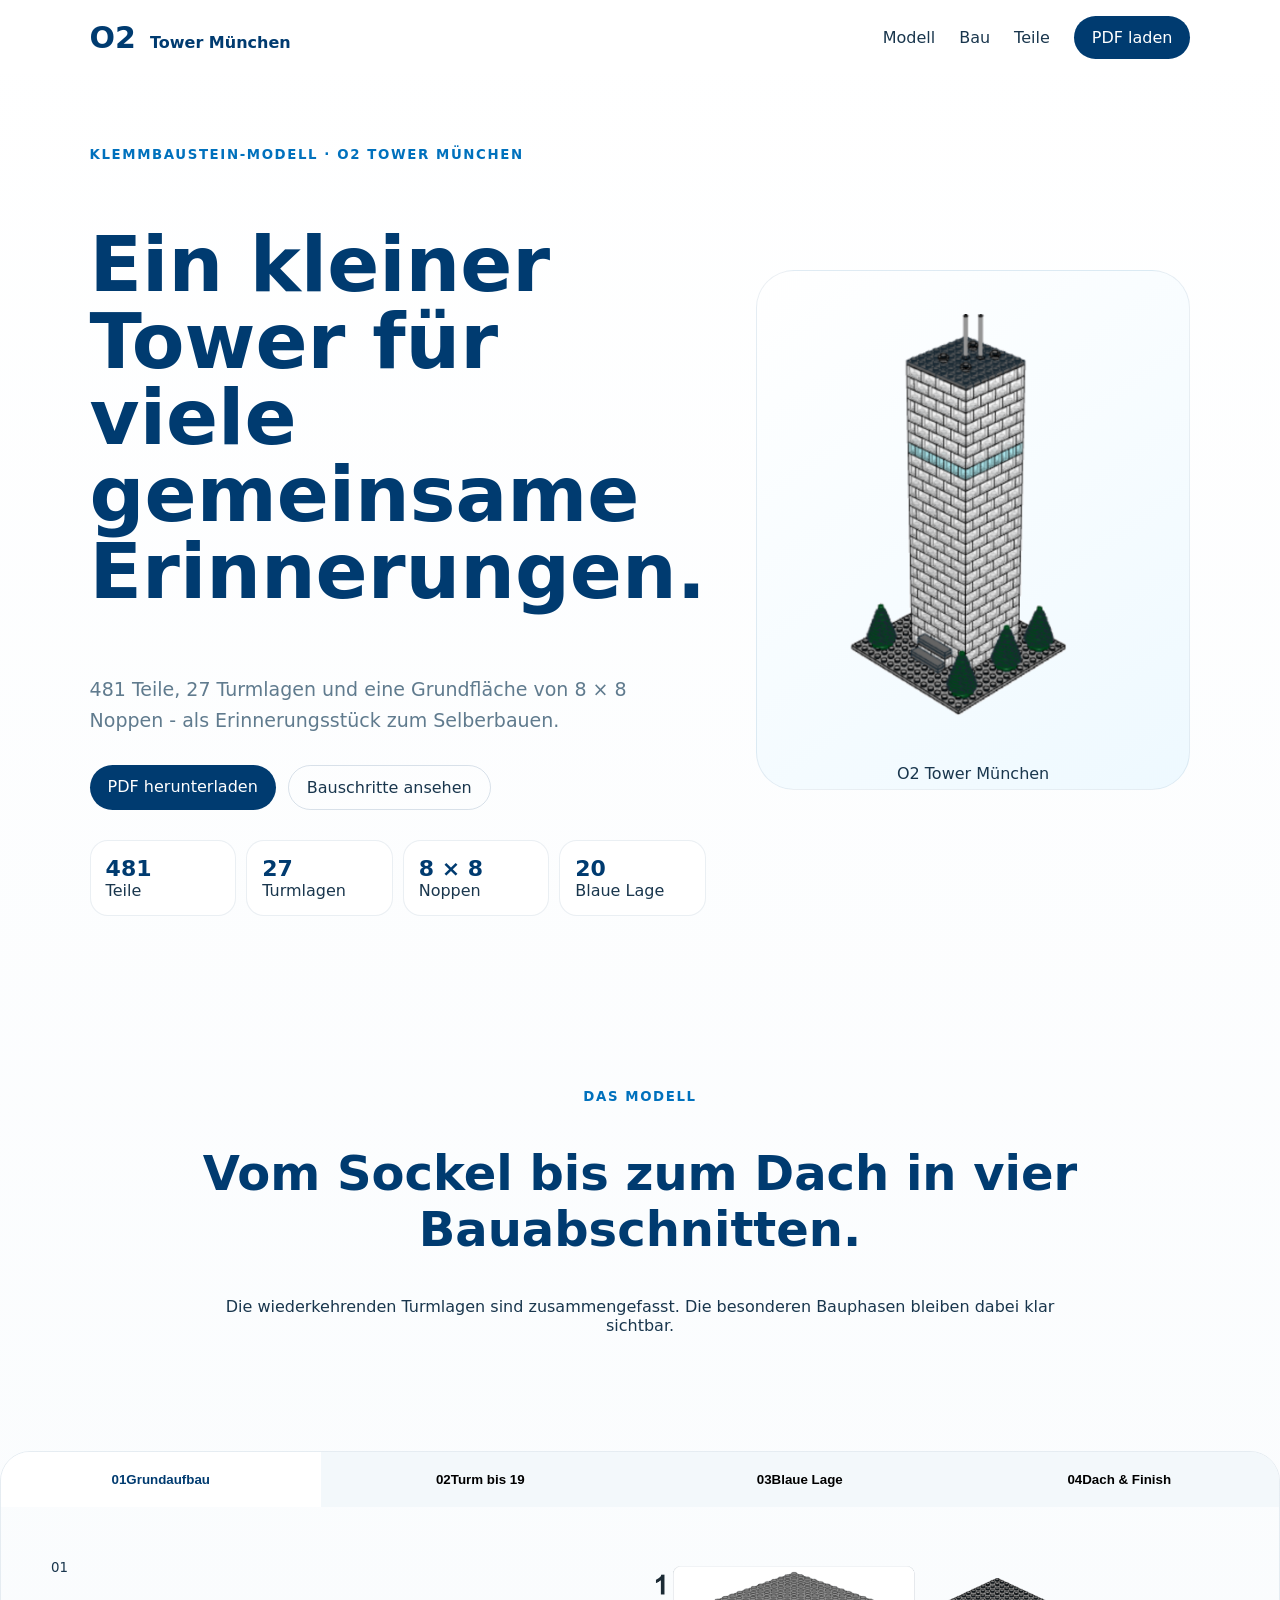
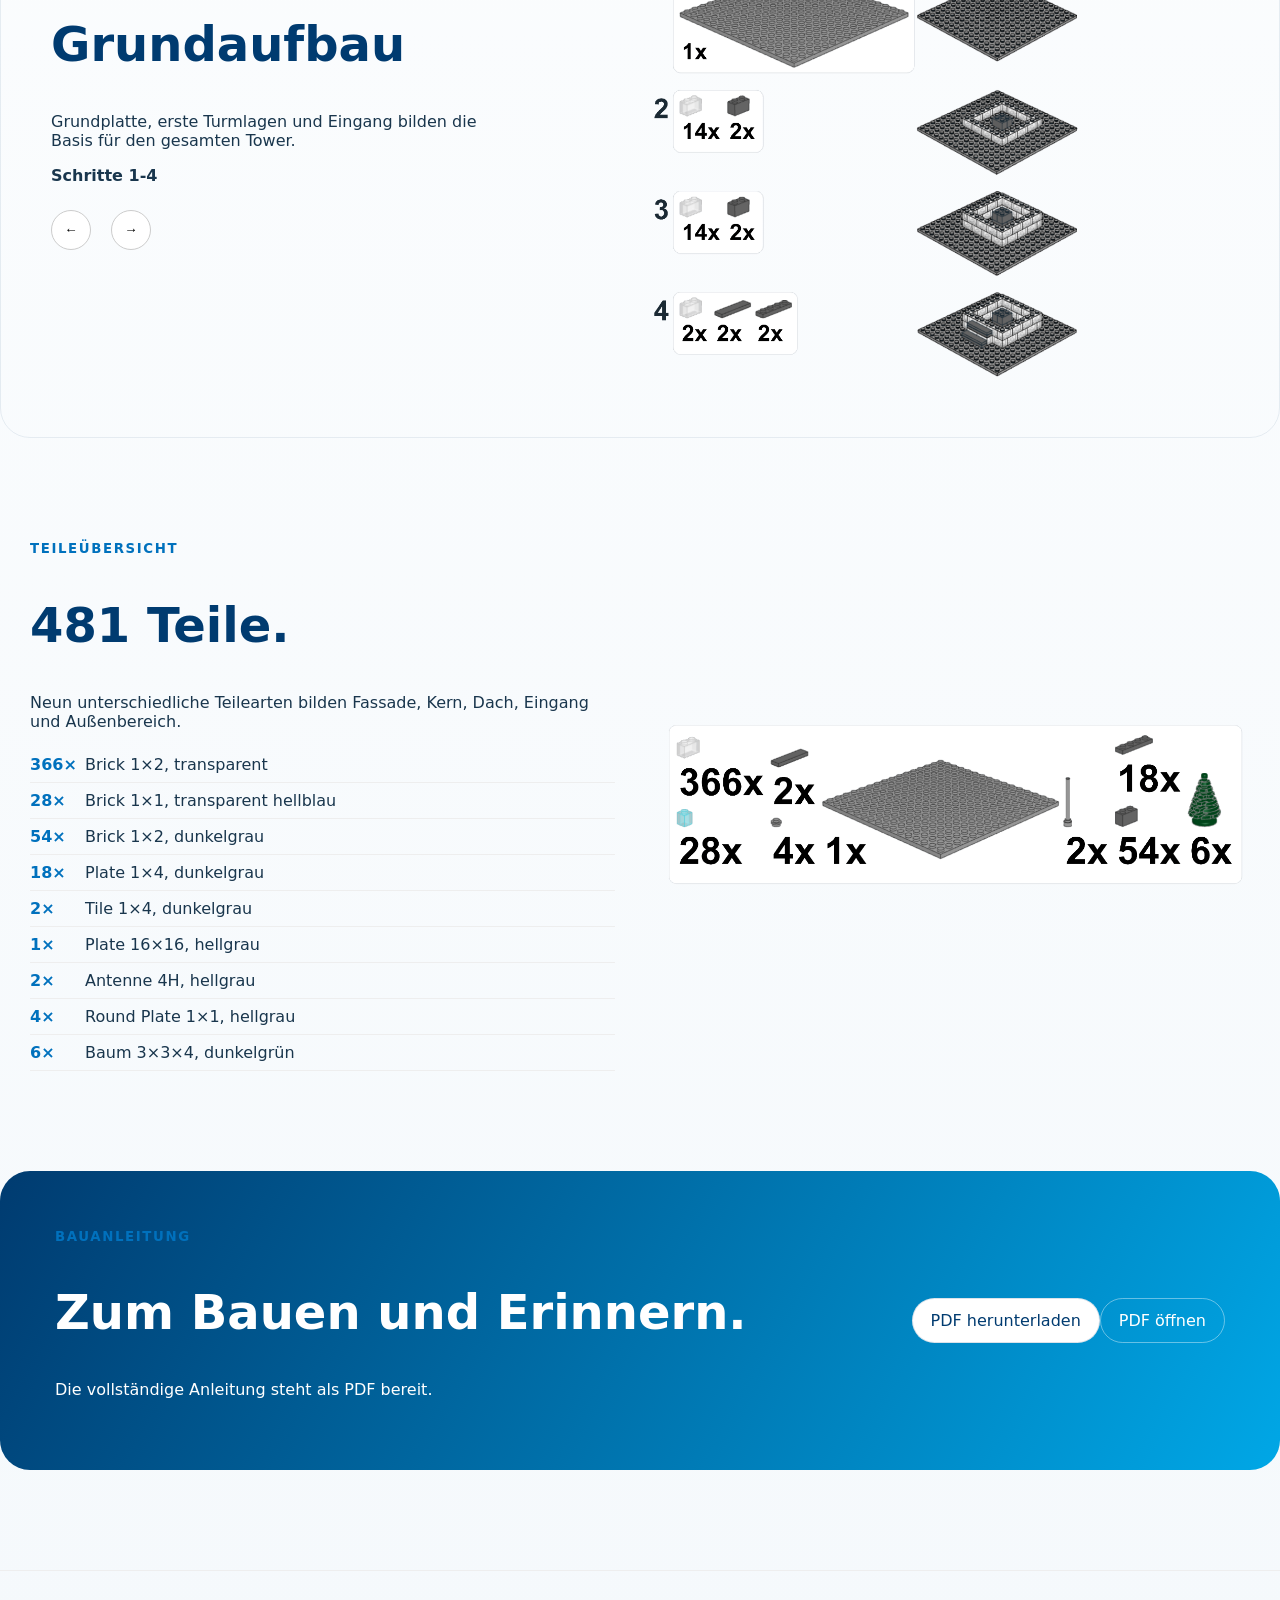
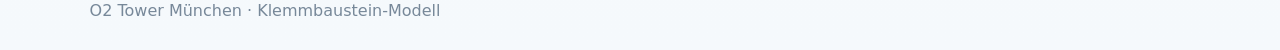
<file: index.html>
<!doctype html><html lang="de"><head><meta charset="utf-8"><meta name="viewport" content="width=device-width,initial-scale=1"><meta name="theme-color" content="#003b70"><title>O2 Tower München · Klemmbaustein-Modell</title><meta name="description" content="Interaktive Bauanleitung für das O2 Tower München Klemmbaustein-Modell."><link rel="stylesheet" href="styles.css"></head><body><div class="orb o1"></div><div class="orb o2"></div><header class="topbar"><a class="brand" href="#top"><b>O<span>2</span></b><em>Tower München</em></a><nav><a href="#modell">Modell</a><a href="#bau">Bau</a><a href="#teile">Teile</a><a class="pill" href="O2_Tower_Muenchen_Bauanleitung.pdf" download>PDF laden</a></nav></header><main id="top"><section class="hero" id="modell"><div class="copy reveal"><small>KLEMMBAUSTEIN-MODELL · O2 TOWER MÜNCHEN</small><h1>Ein kleiner Tower für viele gemeinsame Erinnerungen.</h1><p>481 Teile, 27 Turmlagen und eine Grundfläche von 8 × 8 Noppen - als Erinnerungsstück zum Selberbauen.</p><div class="actions"><a class="primary" href="O2_Tower_Muenchen_Bauanleitung.pdf" download>PDF herunterladen</a><a class="secondary" href="#bau">Bauschritte ansehen</a></div><div class="stats"><div><b>481</b><span>Teile</span></div><div><b>27</b><span>Turmlagen</span></div><div><b>8 × 8</b><span>Noppen</span></div><div><b>20</b><span>Blaue Lage</span></div></div></div><div class="visual reveal"><div class="tower tilt"><i></i><img src="assets/tower.png" alt="Fertiges Klemmbaustein-Modell des O2 Tower München"><label>O2 Tower München</label></div></div></section><section class="intro reveal"><small>DAS MODELL</small><h2>Vom Sockel bis zum Dach in vier Bauabschnitten.</h2><p>Die wiederkehrenden Turmlagen sind zusammengefasst. Die besonderen Bauphasen bleiben dabei klar sichtbar.</p></section><section id="bau" class="build reveal"><div class="tabs"><button class="active" data-i="0"><span>01</span>Grundaufbau</button><button data-i="1"><span>02</span>Turm bis 19</button><button data-i="2"><span>03</span>Blaue Lage</button><button data-i="3"><span>04</span>Dach & Finish</button></div><div class="stage"><div class="stagecopy"><small id="num">01</small><h2 id="title">Grundaufbau</h2><p id="text">Grundplatte, erste Turmlagen und Eingang bilden die Basis für den gesamten Tower.</p><strong id="meta">Schritte 1-4</strong><div class="controls"><button id="prev">←</button><div id="dots"></div><button id="next">→</button></div></div><div class="stageimg"><img id="stageimg" src="assets/steps-1-4.png" alt="Grundaufbau"></div></div></section><section id="teile" class="parts reveal"><div class="partcopy"><small>TEILEÜBERSICHT</small><h2>481 Teile.</h2><p>Neun unterschiedliche Teilearten bilden Fassade, Kern, Dach, Eingang und Außenbereich.</p><div class="list"><div><b>366×</b><span>Brick 1×2, transparent</span></div><div><b>28×</b><span>Brick 1×1, transparent hellblau</span></div><div><b>54×</b><span>Brick 1×2, dunkelgrau</span></div><div><b>18×</b><span>Plate 1×4, dunkelgrau</span></div><div><b>2×</b><span>Tile 1×4, dunkelgrau</span></div><div><b>1×</b><span>Plate 16×16, hellgrau</span></div><div><b>2×</b><span>Antenne 4H, hellgrau</span></div><div><b>4×</b><span>Round Plate 1×1, hellgrau</span></div><div><b>6×</b><span>Baum 3×3×4, dunkelgrün</span></div></div></div><div class="partimg"><img src="assets/parts.png" alt="Teileübersicht des O2 Tower München Klemmbaustein-Modells"></div></section><section class="download reveal"><div><small>BAUANLEITUNG</small><h2>Zum Bauen und Erinnern.</h2><p>Die vollständige Anleitung steht als PDF bereit.</p></div><div><a class="white" href="O2_Tower_Muenchen_Bauanleitung.pdf" download>PDF herunterladen</a><a class="ghost" href="O2_Tower_Muenchen_Bauanleitung.pdf" target="_blank">PDF öffnen</a></div></section></main><footer><span>O2 Tower München · Klemmbaustein-Modell</span></footer><script src="app.js"></script></body></html>
</file>
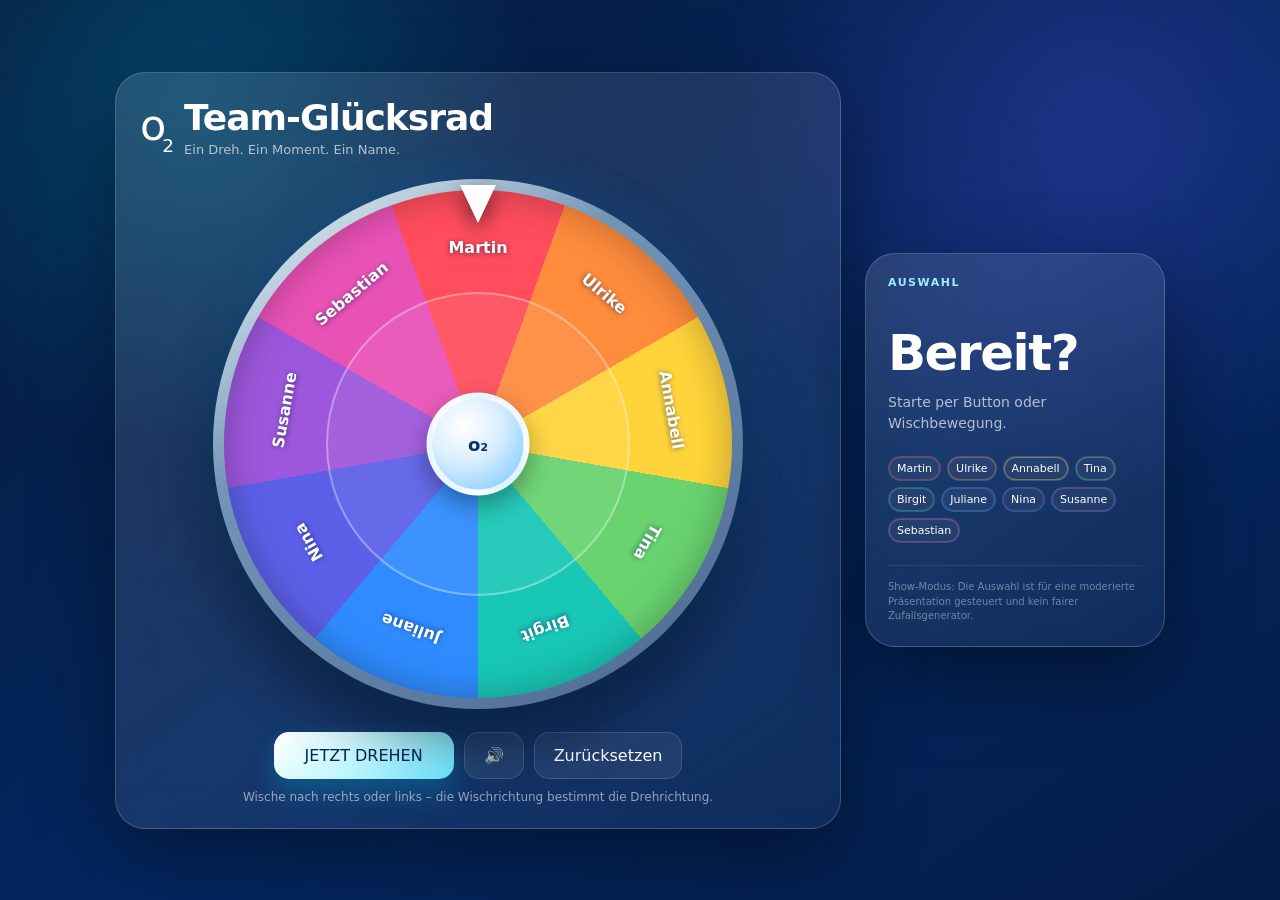
<file: gluecksrad/index.html>
<!doctype html>
<html lang="de">
<head>
<meta charset="utf-8">
<meta name="viewport" content="width=device-width,initial-scale=1,viewport-fit=cover">
<meta name="theme-color" content="#032761">
<title>o2 Team-Glücksrad</title>
<style>
*{box-sizing:border-box}html,body{margin:0;min-height:100%;font-family:Inter,system-ui,-apple-system,"Segoe UI",Arial,sans-serif}body{color:#fff;background:radial-gradient(circle at 15% 12%,#00d7ff35,transparent 26%),radial-gradient(circle at 85% 14%,#685aff40,transparent 28%),linear-gradient(145deg,#061a3a,#032761 55%,#041d49);min-height:100vh}.page{min-height:100vh;display:grid;place-items:center;padding:22px}.shell{width:min(1050px,100%);display:grid;grid-template-columns:minmax(0,1fr) 300px;gap:24px;align-items:center}.card{background:linear-gradient(145deg,#ffffff20,#ffffff0c);border:1px solid #ffffff2d;box-shadow:0 30px 80px #0006;backdrop-filter:blur(20px);-webkit-backdrop-filter:blur(20px);border-radius:30px}.main{padding:24px}.head{display:flex;align-items:center;gap:14px}.logo{font-size:43px;font-weight:300;letter-spacing:-4px}.logo sub{font-size:.43em;position:relative;bottom:-.12em}.head h1{margin:0;font-size:clamp(24px,3vw,36px);letter-spacing:-1px}.head p{margin:4px 0 0;color:#ffffffa8;font-size:13px}.stage{min-height:575px;display:grid;place-items:center;position:relative}.halo{position:absolute;width:min(550px,86vw);aspect-ratio:1;border-radius:50%;background:radial-gradient(circle,#00d7ff31,transparent 68%);filter:blur(8px)}.pointer{position:absolute;top:28px;z-index:5;width:0;height:0;border-left:18px solid transparent;border-right:18px solid transparent;border-top:38px solid #fff;filter:drop-shadow(0 8px 10px #0008);transform-origin:50% 0}.frame{position:relative;width:min(530px,84vw);aspect-ratio:1;border-radius:50%;padding:11px;background:linear-gradient(145deg,#fff,#bfe8ff88 35%,#ffffff40);box-shadow:0 30px 60px #0007,0 0 42px #0099ff35;touch-action:none;user-select:none;-webkit-user-select:none;-webkit-tap-highlight-color:transparent}.wheel{position:relative;width:100%;height:100%;border-radius:50%;background:conic-gradient(from -20deg,#ff4d5d 0 40deg,#ff8b3d 40deg 80deg,#ffd43b 80deg 120deg,#69d36f 120deg 160deg,#19c7b7 160deg 200deg,#2f8cff 200deg 240deg,#5c60e8 240deg 280deg,#9d57dc 280deg 320deg,#e952b5 320deg 360deg);overflow:hidden;box-shadow:inset 0 0 38px #0004;will-change:transform}.wheel:after{content:"";position:absolute;inset:20%;border-radius:50%;border:2px solid #ffffff55;background:#ffffff10;pointer-events:none}.label{position:absolute;width:clamp(74px,20vw,116px);height:30px;margin:0;font-weight:800;font-size:clamp(11px,2.5vw,16px);line-height:1;text-shadow:0 1px 5px #00194a99;display:grid;place-items:center;white-space:nowrap;pointer-events:none;z-index:2;transform-origin:center}.hub{position:absolute;left:50%;top:50%;transform:translate(-50%,-50%);z-index:4;width:103px;aspect-ratio:1;border-radius:50%;display:grid;place-items:center;background:radial-gradient(circle at 35% 30%,#fff,#dcefff 40%,#70c4ff);border:6px solid #ffffffc0;color:#06306e;font-weight:800;font-size:18px;box-shadow:0 10px 25px #0005}.controls{display:flex;justify-content:center;gap:10px;flex-wrap:wrap}.controls button{border:0;border-radius:15px;padding:13px 19px;font:inherit;cursor:pointer}.controls button:disabled{opacity:.5;cursor:default}.spin{min-width:180px;background:linear-gradient(135deg,#fff,#bff7ff 50%,#68e7ff);color:#02245a;font-weight:800;box-shadow:0 12px 28px #00d7ff3b}.subbtn{color:#fff;background:#ffffff12;border:1px solid #ffffff24!important}.hint{text-align:center;color:#ffffff8d;font-size:12px;margin-top:11px}.side{padding:22px;min-height:335px;display:flex;flex-direction:column;justify-content:space-between;overflow:hidden}.eyebrow{font-size:11px;font-weight:800;text-transform:uppercase;letter-spacing:1.5px;color:#9eeeff}.winner{font-size:clamp(34px,4vw,50px);margin:35px 0 10px;letter-spacing:-1.5px;transform-origin:left center}.winner.reveal{animation:winnerIn .68s cubic-bezier(.16,1,.3,1) both,winnerPulse .72s .74s ease-in-out 3}.status{color:#ffffffac;font-size:14px;line-height:1.5}.chips{display:flex;gap:6px;flex-wrap:wrap;margin-top:22px}.chip{font-size:11px;padding:5px 8px;border-radius:999px;background:#ffffff0d;border:1px solid #ffffff1f}.note{margin-top:22px;padding-top:14px;border-top:1px solid #ffffff16;color:#ffffff67;font-size:10px;line-height:1.45}.confetti{position:fixed;inset:0;pointer-events:none;overflow:hidden;z-index:20}.piece{position:absolute;top:-15px;width:8px;height:13px;border-radius:2px;animation:fall var(--d) ease-out forwards}@keyframes winnerIn{0%{opacity:0;transform:translate3d(70px,18px,0) scale(.78);filter:blur(8px)}65%{opacity:1;filter:blur(0);transform:translate3d(-5px,-2px,0) scale(1.06)}100%{opacity:1;transform:translate3d(0,0,0) scale(1);filter:blur(0)}}@keyframes winnerPulse{0%,100%{transform:scale(1);text-shadow:0 0 0 #79e9ff00}50%{transform:scale(1.085);text-shadow:0 0 24px #79e9ff88}}@keyframes fall{to{transform:translate(var(--x),105vh) rotate(var(--r));opacity:.15}}@media(max-width:850px){.shell{grid-template-columns:1fr}.side{min-height:auto}}@media(max-width:560px){.page{padding:12px}.main{padding:17px}.stage{min-height:455px}.pointer{top:18px}.side{padding:18px}.label{font-size:clamp(10px,3.1vw,13px);width:88px}}
</style>
</head>
<body>
<main class="page"><section class="shell"><div class="card main"><div class="head"><div class="logo">o<sub>2</sub></div><div><h1>Team-Glücksrad</h1><p>Ein Dreh. Ein Moment. Ein Name.</p></div></div><div class="stage"><div class="halo"></div><div class="pointer" id="ptr"></div><div class="frame" id="frame"><div class="wheel" id="wheel"></div><div class="hub">o₂</div></div></div><div class="controls"><button class="spin" id="spin">JETZT DREHEN</button><button class="subbtn" id="sound">🔊</button><button class="subbtn" id="reset">Zurücksetzen</button></div><div class="hint">Wische nach rechts oder links – die Wischrichtung bestimmt die Drehrichtung.</div></div><aside class="card side"><div><div class="eyebrow">Auswahl</div><h2 class="winner" id="winner">Bereit?</h2><div class="status" id="status">Starte per Button oder Wischbewegung.</div><div class="chips" id="chips"></div></div><div class="note">Show-Modus: Die Auswahl ist für eine moderierte Präsentation gesteuert und kein fairer Zufallsgenerator.</div></aside></section></main><div class="confetti" id="confetti"></div>
<script>
const names=["Martin","Ulrike","Annabell","Tina","Birgit","Juliane","Nina","Susanne","Sebastian"];
const winnerNames=["Martin","Annabell","Birgit"];
const winnerIndexes=winnerNames.map(n=>names.indexOf(n));
const cols=["#ff4d5d","#ff8b3d","#ffd43b","#69d36f","#19c7b7","#2f8cff","#5c60e8","#9d57dc","#e952b5"];
const wheel=document.querySelector("#wheel"),frame=document.querySelector("#frame"),ptr=document.querySelector("#ptr"),winner=document.querySelector("#winner"),status=document.querySelector("#status"),spinBtn=document.querySelector("#spin"),resetBtn=document.querySelector("#reset"),soundBtn=document.querySelector("#sound"),chips=document.querySelector("#chips"),confetti=document.querySelector("#confetti"),SEG=360/names.length;
let rot=0,busy=false,sound=true,ctx,lastSector=null,drag=false,startX=0,startY=0,lx=0,ly=0,dist=0;
names.forEach((n,i)=>{const angle=i*SEG;const rad=angle*Math.PI/180;const x=50+38.5*Math.sin(rad);const y=50-38.5*Math.cos(rad);const d=document.createElement("div");d.className="label";d.style.left=x+"%";d.style.top=y+"%";d.style.transform=`translate(-50%,-50%) rotate(${angle}deg)`;d.textContent=n;wheel.appendChild(d);const c=document.createElement("span");c.className="chip";c.textContent=n;c.style.boxShadow=`inset 0 0 0 1px ${cols[i]}66`;chips.appendChild(c)});
const mod=(n,m)=>((n%m)+m)%m;
const centerRotation=i=>mod(-(i*SEG),360);
const indexAtPointer=r=>Math.floor(mod(-r+SEG/2,360)/SEG)%names.length;
function audio(){if(!ctx)ctx=new(AudioContext||webkitAudioContext)();if(ctx.state==="suspended")ctx.resume()}
function tick(v=.05,f=900){if(!sound)return;audio();let o=ctx.createOscillator(),g=ctx.createGain(),t=ctx.currentTime;o.type="triangle";o.frequency.setValueAtTime(f,t);o.frequency.exponentialRampToValueAtTime(280,t+.04);g.gain.setValueAtTime(v,t);g.gain.exponentialRampToValueAtTime(.0001,t+.05);o.connect(g).connect(ctx.destination);o.start(t);o.stop(t+.055)}
function fanfare(){if(!sound)return;audio();[523,659,784,1047].forEach((f,i)=>{let o=ctx.createOscillator(),g=ctx.createGain(),t=ctx.currentTime+i*.08;o.frequency.value=f;g.gain.setValueAtTime(.0001,t);g.gain.linearRampToValueAtTime(.1,t+.015);g.gain.exponentialRampToValueAtTime(.0001,t+.22);o.connect(g).connect(ctx.destination);o.start(t);o.stop(t+.23)})}
function animate(to,dur){return new Promise(done=>{let from=rot,start=performance.now(),prev=from;function f(now){let t=Math.min(1,(now-start)/dur),e=1-Math.pow(1-t,5),r=from+(to-from)*e;if(t>.88){let q=(t-.88)/.12;r+=Math.sin(q*Math.PI*3)*(1-q)*.45*Math.sign(to-from||1)}wheel.style.transform=`rotate(${r}deg)`;let s=Math.floor(mod(r+SEG/2,360)/SEG);if(lastSector===null)lastSector=s;if(s!==lastSector){tick(Math.max(.025,Math.min(.08,.025+Math.abs(r-prev)*.007)),850+Math.random()*160);ptr.style.transform=`rotate(${to>=from?3:-3}deg)`;setTimeout(()=>ptr.style.transform="",38);lastSector=s}prev=r;if(t<1)requestAnimationFrame(f);else{rot=to;wheel.style.transform=`rotate(${rot}deg)`;done()}}requestAnimationFrame(f)})}
function party(){confetti.innerHTML="";for(let i=0;i<50;i++){let p=document.createElement("i");p.className="piece";p.style.left=Math.random()*100+"%";p.style.background=cols[Math.floor(Math.random()*cols.length)];p.style.setProperty("--x",(Math.random()-.5)*280+"px");p.style.setProperty("--r",360+Math.random()*900+"deg");p.style.setProperty("--d",2.2+Math.random()*1.6+"s");confetti.appendChild(p)}setTimeout(()=>confetti.innerHTML="",4000)}
function revealWinner(name){winner.classList.remove("reveal");winner.textContent=name;void winner.offsetWidth;winner.classList.add("reveal")}
function targetInDirection(chosenIndex,direction){
  const inside=9+Math.random()*3;
  const targetMod=mod(centerRotation(chosenIndex)+(direction>0?(-SEG/2+inside):(SEG/2-inside)),360);
  const turns=7+Math.floor(Math.random()*2);
  let to;
  if(direction>0){
    const base=rot+turns*360;
    to=base+mod(targetMod-mod(base,360),360);
  }else{
    const base=rot-turns*360;
    to=base-mod(mod(base,360)-targetMod,360);
  }
  if(indexAtPointer(to)!==chosenIndex){
    const safeMod=centerRotation(chosenIndex);
    if(direction>0){
      const base=rot+turns*360;
      to=base+mod(safeMod-mod(base,360),360);
    }else{
      const base=rot-turns*360;
      to=base-mod(mod(base,360)-safeMod,360);
    }
  }
  return to;
}
async function spin(direction){
  if(busy)return;
  direction=direction===-1?-1:direction===1?1:(Math.random()<.5?-1:1);
  busy=true;spinBtn.disabled=resetBtn.disabled=true;audio();winner.classList.remove("reveal");winner.textContent="…";status.textContent=direction>0?"Das Rad dreht nach rechts.":"Das Rad dreht nach links.";lastSector=null;
  const chosenIndex=winnerIndexes[Math.floor(Math.random()*winnerIndexes.length)];
  const chosen=names[chosenIndex];
  const to=targetInDirection(chosenIndex,direction);
  await animate(to,5200+Math.random()*450);
  revealWinner(chosen);status.textContent=`Gewählt wurde ${chosen}.`;fanfare();party();spinBtn.disabled=resetBtn.disabled=false;busy=false
}
function reset(){if(busy)return;rot=0;wheel.style.transform="rotate(0deg)";winner.classList.remove("reveal");winner.textContent="Bereit?";status.textContent="Starte per Button oder Wischbewegung.";confetti.innerHTML=""}
spinBtn.onclick=()=>spin();resetBtn.onclick=reset;soundBtn.onclick=()=>{sound=!sound;soundBtn.textContent=sound?"🔊":"🔇";if(sound){audio();tick()}};
frame.addEventListener("pointerdown",e=>{if(busy||e.pointerType==="mouse"&&e.button!==0)return;drag=true;startX=lx=e.clientX;startY=ly=e.clientY;dist=0;try{frame.setPointerCapture(e.pointerId)}catch{}e.preventDefault()},{passive:false});
frame.addEventListener("pointermove",e=>{if(!drag||busy)return;dist+=Math.hypot(e.clientX-lx,e.clientY-ly);lx=e.clientX;ly=e.clientY;e.preventDefault();if(dist>=22){const dx=e.clientX-startX;const dy=e.clientY-startY;if(Math.abs(dx)>=Math.max(16,Math.abs(dy)*.55)){drag=false;try{frame.releasePointerCapture(e.pointerId)}catch{}spin(dx>0?1:-1)}}},{passive:false});
["pointerup","pointercancel"].forEach(x=>frame.addEventListener(x,e=>{drag=false;try{frame.releasePointerCapture(e.pointerId)}catch{}},{passive:false}));
</script>
</body></html>
</file>
<file: styles.css>
*{box-sizing:border-box}html{scroll-behavior:smooth}body{margin:0;font-family:Inter,system-ui,sans-serif;color:#19364d;background:linear-gradient(#fff,#f5f9fc)}a{text-decoration:none;color:inherit}.topbar{position:sticky;top:0;z-index:5;height:74px;display:flex;align-items:center;justify-content:space-between;padding:0 7vw;background:#ffffffdd;backdrop-filter:blur(16px)}.brand{color:#003b70;font-weight:800}.brand b{font-size:30px}.brand em{font-style:normal;margin-left:14px}.topbar nav{display:flex;gap:24px;align-items:center}.pill,.primary{background:#003b70;color:white;padding:12px 18px;border-radius:999px}.hero{max-width:1400px;margin:auto;min-height:90vh;display:grid;grid-template-columns:1fr 1fr;gap:50px;align-items:center;padding:70px 7vw}.hero small,.intro small,.partcopy small,.download small{color:#0071bd;font-weight:800;letter-spacing:.12em}.hero h1{font-size:clamp(46px,6vw,80px);line-height:1;color:#003b70}.hero p{font-size:19px;line-height:1.6;color:#607b8e}.actions{display:flex;gap:12px;margin:30px 0}.secondary,.white,.ghost{padding:12px 18px;border-radius:999px;border:1px solid #003b7025}.stats{display:grid;grid-template-columns:repeat(4,1fr);gap:10px}.stats div{padding:15px;border:1px solid #003b7015;border-radius:18px;background:#fff}.stats b{display:block;color:#003b70;font-size:22px}.tower{border:1px solid #003b7015;border-radius:38px;background:linear-gradient(145deg,#fff,#eef9ff);min-height:520px;display:grid;place-items:center;position:relative}.tower img{max-width:72%;max-height:460px}.intro{max-width:920px;margin:auto;text-align:center;padding:100px 22px}.intro h2,.stagecopy h2,.partcopy h2,.download h2{color:#003b70;font-size:48px}.build{max-width:1320px;margin:0 auto 100px;border:1px solid #003b7015;border-radius:30px;overflow:hidden}.tabs{display:grid;grid-template-columns:repeat(4,1fr)}.tabs button{padding:20px;border:0;background:#f3f8fb;font-weight:800}.tabs button.active{background:#fff;color:#003b70}.stage{display:grid;grid-template-columns:.75fr 1.25fr;gap:30px;padding:50px}.stageimg{display:grid;place-items:center}.stageimg img{max-width:95%;max-height:430px}.controls{display:flex;gap:10px;margin-top:25px}.controls button{width:40px;height:40px;border-radius:50%;border:1px solid #ccc;background:#fff}.parts{max-width:1320px;margin:0 auto 100px;display:grid;grid-template-columns:1fr 1fr;gap:50px;padding:0 30px}.list div{padding:8px 0;border-bottom:1px solid #eee}.list b{display:inline-block;width:55px;color:#0071bd}.partimg{display:grid;place-items:center}.partimg img{max-width:100%}.download{max-width:1320px;margin:0 auto 100px;padding:55px;border-radius:30px;background:linear-gradient(120deg,#003b70,#00a7e6);color:#fff;display:flex;justify-content:space-between;align-items:center}.download h2{color:#fff}.white{background:#fff;color:#003b70}.ghost{color:#fff;border-color:#ffffff66}footer{padding:30px 7vw;border-top:1px solid #eee;color:#789}.reveal{opacity:1}@media(max-width:850px){.hero,.stage,.parts{grid-template-columns:1fr}.topbar nav{display:none}.stats{grid-template-columns:1fr 1fr}}
</file>
